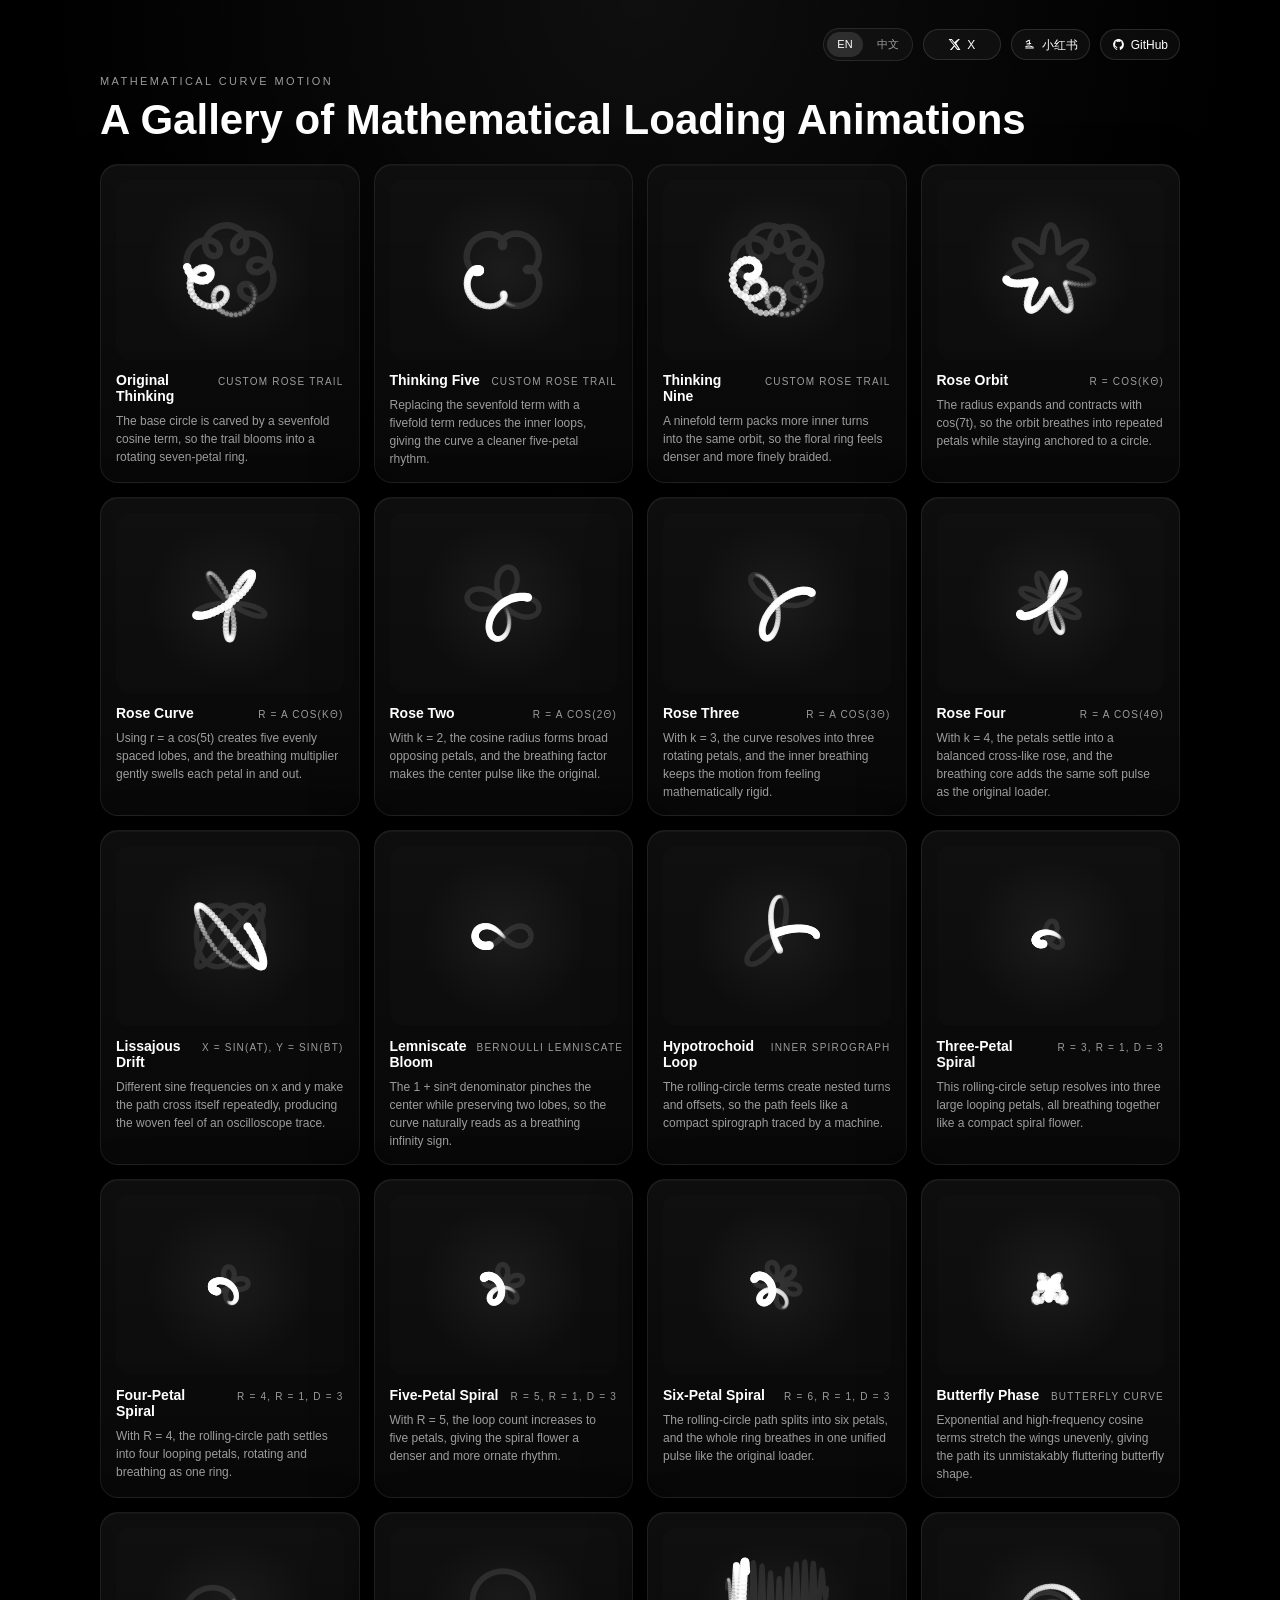
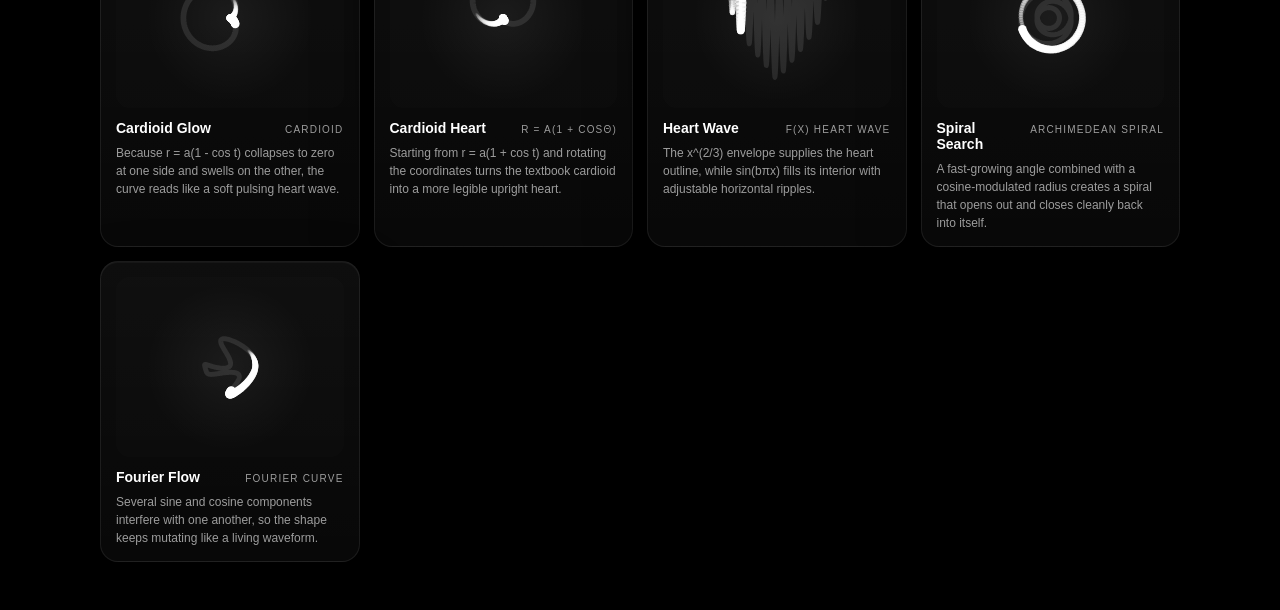
<file: index.html>
<!DOCTYPE html>
<html lang="en">
  <head>
    <meta charset="UTF-8" />
    <meta name="viewport" content="width=device-width, initial-scale=1.0" />
    <title>Math Curve Loaders</title>
    <link rel="stylesheet" href="./style.css" />
  </head>
  <body>
    <main class="page">
      <section class="hero">
        <div class="hero-bar">
          <div class="lang-switch" role="group" aria-label="Language switch">
            <button id="lang-en" class="lang-button is-active" type="button">EN</button>
            <button id="lang-zh" class="lang-button" type="button">中文</button>
          </div>
          <a
            class="repo-link"
            href="https://x.com/xin_pai88825"
            target="_blank"
            rel="noreferrer"
          >
            <svg
              class="repo-link-icon"
              viewBox="0 0 24 24"
              aria-hidden="true"
              fill="currentColor"
            >
              <path
                d="M18.9 2H22l-6.77 7.74L23 22h-6.1l-4.77-6.24L6.67 22H3.56l7.24-8.28L1 2h6.26l4.31 5.7L18.9 2Zm-1.09 18h1.72L6.32 3.9H4.47L17.81 20Z"
              ></path>
            </svg>
            X
          </a>
          <a
            class="repo-link"
            href="https://www.xiaohongshu.com/user/profile/5a2e96aab1da1465364b727b"
            target="_blank"
            rel="noreferrer"
          >
            <svg
              class="repo-link-icon"
              viewBox="0 0 24 24"
              aria-hidden="true"
              fill="none"
              stroke="currentColor"
              stroke-width="1.9"
              stroke-linecap="round"
              stroke-linejoin="round"
            >
              <path d="M6 7.2c2.2-1.8 4.3-2.8 6.3-3.1"></path>
              <path d="M11.4 5.2c.8 2 .9 4.2.1 6.3"></path>
              <path d="M7.4 11.2c2.2-1.1 4.5-1.4 6.8-.9"></path>
              <path d="M5.2 15.6c4.2-1.4 8.7-1 13.6 1.2"></path>
              <path d="M5 18.6h14"></path>
            </svg>
            <span class="repo-link-text">小红书</span>
          </a>
          <a
            class="repo-link"
            href="https://github.com/Paidax01/math-curve-loaders"
            target="_blank"
            rel="noreferrer"
          >
            <svg
              class="repo-link-icon"
              viewBox="0 0 24 24"
              aria-hidden="true"
              fill="currentColor"
            >
              <path
                d="M12 2C6.48 2 2 6.58 2 12.23c0 4.52 2.87 8.36 6.84 9.71.5.1.68-.22.68-.5 0-.24-.01-1.03-.01-1.87-2.78.62-3.37-1.21-3.37-1.21-.46-1.18-1.11-1.5-1.11-1.5-.91-.64.07-.62.07-.62 1 .07 1.53 1.06 1.53 1.06.9 1.58 2.35 1.13 2.92.86.09-.67.35-1.13.63-1.39-2.22-.26-4.55-1.14-4.55-5.07 0-1.12.39-2.03 1.03-2.75-.1-.26-.45-1.31.1-2.73 0 0 .84-.28 2.75 1.05A9.33 9.33 0 0 1 12 6.84c.85 0 1.71.12 2.51.35 1.91-1.33 2.75-1.05 2.75-1.05.55 1.42.2 2.47.1 2.73.64.72 1.03 1.63 1.03 2.75 0 3.94-2.34 4.81-4.57 5.06.36.32.68.95.68 1.92 0 1.39-.01 2.5-.01 2.84 0 .28.18.61.69.5A10.25 10.25 0 0 0 22 12.23C22 6.58 17.52 2 12 2Z"
              ></path>
            </svg>
            GitHub
          </a>
        </div>
        <p id="hero-eyebrow" class="eyebrow">Mathematical Curve Motion</p>
        <h1 id="hero-title">A Gallery of Mathematical Loading Animations</h1>
      </section>

      <section class="showcase">
        <section id="gallery" class="gallery" aria-label="Mathematical curve animation gallery"></section>
      </section>
    </main>

    <div id="viewer-modal" class="viewer-modal" aria-hidden="true">
      <div id="viewer-backdrop" class="viewer-backdrop"></div>
      <section id="viewer" class="viewer" aria-live="polite" role="dialog" aria-modal="true" aria-labelledby="viewer-title">
        <div class="viewer-preview">
          <div class="viewer-stage">
            <svg
              id="viewer-svg"
              class="viewer-svg"
              aria-hidden="true"
              viewBox="0 0 100 100"
              fill="none"
            >
              <g id="viewer-group">
                <path
                  id="viewer-path"
                  stroke="currentColor"
                  stroke-width="5"
                  stroke-linecap="round"
                  stroke-linejoin="round"
                  opacity="0.1"
                ></path>
              </g>
            </svg>
          </div>
          <div class="viewer-copy">
            <p id="viewer-tag" class="viewer-tag"></p>
            <h2 id="viewer-title" class="viewer-title"></h2>
            <p id="viewer-desc" class="viewer-desc"></p>
            <div class="viewer-controls-block">
              <div class="viewer-section-head">
                <p id="viewer-controls-label" class="viewer-code-label">Controls</p>
                <button id="viewer-reset" class="viewer-reset" type="button">Reset</button>
              </div>
              <div id="viewer-controls" class="viewer-controls"></div>
            </div>
          </div>
        </div>

        <aside class="viewer-code-panel">
          <div class="viewer-code-head">
            <p id="viewer-code-label" class="viewer-code-label">Code</p>
            <div class="viewer-actions">
              <button id="viewer-download" class="viewer-close" type="button">Download HTML</button>
              <button id="viewer-copy" class="viewer-close" type="button">Copy</button>
              <button id="viewer-close" class="viewer-close" type="button">Close</button>
            </div>
          </div>
          <pre id="viewer-code" class="viewer-code"><code></code></pre>
          <div class="viewer-formula-block viewer-formula-panel">
            <p id="viewer-formula-label" class="viewer-code-label">Formula</p>
            <pre id="viewer-formula" class="viewer-formula"></pre>
          </div>
        </aside>
      </section>
    </div>

    <script src="./main.js"></script>
  </body>
</html>
</file>
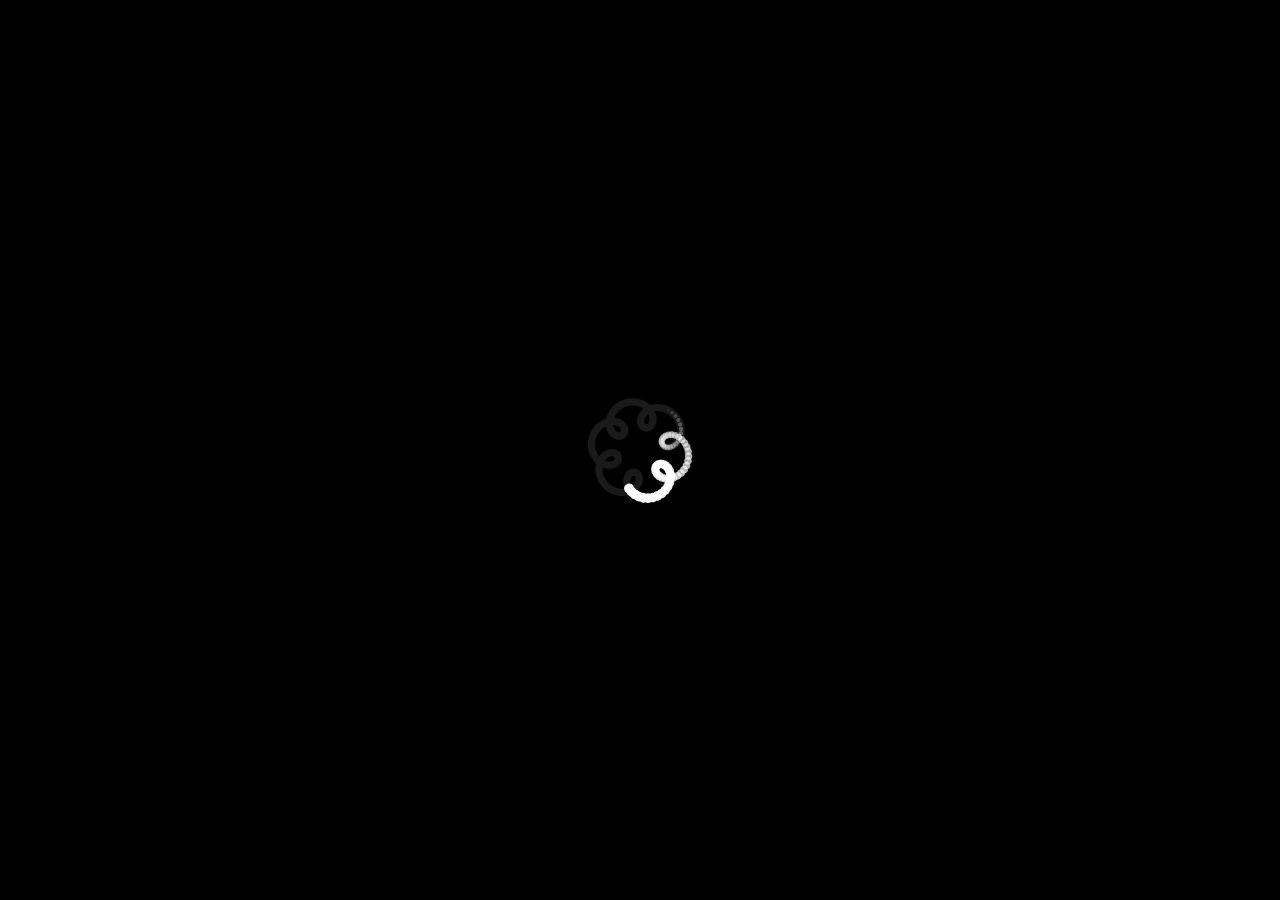
<file: original.html>
<!DOCTYPE html>
<html lang="zh-CN">
  <head>
    <meta charset="UTF-8" />
    <meta name="viewport" content="width=device-width, initial-scale=1.0" />
    <title>Original Thinking Indicator</title>
    <link rel="stylesheet" href="./original.css" />
  </head>
  <body>
    <main class="page">
      <svg
        id="thinking-indicator"
        aria-hidden="true"
        viewBox="0 0 100 100"
        width="132"
        height="132"
        fill="none"
      >
        <g id="rotating-group">
          <path
            id="background-path"
            stroke="currentColor"
            stroke-width="5.5"
            stroke-linecap="round"
            stroke-linejoin="round"
            opacity="0.1"
          ></path>
        </g>
      </svg>
    </main>

    <script src="./original.js"></script>
  </body>
</html>
</file>
<file: style.css>
:root {
  color-scheme: dark;
  --bg: #000;
  --panel: #050505;
  --panel-border: rgba(255, 255, 255, 0.08);
  --text: #fff;
  --muted: rgba(255, 255, 255, 0.6);
}

* {
  box-sizing: border-box;
}

html,
body {
  margin: 0;
  min-height: 100%;
}

body {
  font-family: "SF Pro Display", "PingFang SC", "Helvetica Neue", sans-serif;
  background:
    radial-gradient(circle at 50% 0%, rgba(255, 255, 255, 0.06), transparent 26%),
    #000;
  color: var(--text);
}

.page {
  min-height: 100vh;
  padding: 28px 20px 48px;
}

.hero {
  max-width: 1080px;
  margin: 0 auto 22px;
}

.hero-bar {
  display: flex;
  justify-content: flex-end;
  align-items: center;
  gap: 10px;
  margin-bottom: 14px;
}

.lang-switch {
  display: inline-flex;
  align-items: center;
  gap: 4px;
  padding: 3px;
  border-radius: 999px;
  border: 1px solid rgba(255, 255, 255, 0.1);
  background: rgba(255, 255, 255, 0.03);
}

.lang-button {
  appearance: none;
  border: 0;
  background: transparent;
  color: var(--muted);
  font: inherit;
  font-size: 11px;
  line-height: 1;
  padding: 7px 10px;
  border-radius: 999px;
  cursor: pointer;
}

.lang-button.is-active {
  background: rgba(255, 255, 255, 0.12);
  color: var(--text);
}

.repo-link {
  display: inline-flex;
  align-items: center;
  justify-content: center;
  gap: 6px;
  min-width: 78px;
  padding: 8px 11px;
  border-radius: 999px;
  border: 1px solid rgba(255, 255, 255, 0.12);
  background: rgba(255, 255, 255, 0.04);
  color: var(--text);
  text-decoration: none;
  font-size: 12px;
  line-height: 1;
  transition:
    background 180ms ease,
    border-color 180ms ease,
    transform 180ms ease;
}

.repo-link:hover {
  background: rgba(255, 255, 255, 0.08);
  border-color: rgba(255, 255, 255, 0.2);
  transform: translateY(-1px);
}

.repo-link-icon {
  width: 13px;
  height: 13px;
  flex-shrink: 0;
}

.showcase {
  max-width: 1080px;
  margin: 0 auto;
}

.eyebrow {
  margin: 0 0 10px;
  font-size: 11px;
  letter-spacing: 0.22em;
  text-transform: uppercase;
  color: var(--muted);
}

.hero h1 {
  margin: 0;
  font-size: clamp(24px, 4vw, 42px);
  line-height: 1.08;
  font-weight: 600;
}

.gallery {
  display: grid;
  grid-template-columns: repeat(auto-fit, minmax(220px, 1fr));
  gap: 14px;
}

.curve-card {
  padding: 15px 15px 14px;
  border: 1px solid var(--panel-border);
  border-radius: 18px;
  background:
    linear-gradient(180deg, rgba(255, 255, 255, 0.035), rgba(255, 255, 255, 0.01)),
    var(--panel);
  box-shadow:
    inset 0 1px 0 rgba(255, 255, 255, 0.04),
    0 24px 60px rgba(0, 0, 0, 0.36);
  cursor: pointer;
  transition:
    transform 180ms ease,
    border-color 180ms ease,
    background 180ms ease;
}

.curve-card:hover {
  transform: translateY(-2px);
  border-color: rgba(255, 255, 255, 0.16);
}

.curve-card.is-active {
  border-color: rgba(255, 255, 255, 0.24);
  background:
    linear-gradient(180deg, rgba(255, 255, 255, 0.06), rgba(255, 255, 255, 0.015)),
    var(--panel);
}

.curve-frame {
  min-height: 180px;
  display: grid;
  place-items: center;
  border-radius: 14px;
  background:
    radial-gradient(circle, rgba(255, 255, 255, 0.055), transparent 58%),
    rgba(255, 255, 255, 0.01);
}

.curve-svg {
  width: 118px;
  height: 118px;
  overflow: visible;
  flex-shrink: 0;
}

.curve-meta {
  display: flex;
  align-items: baseline;
  justify-content: space-between;
  gap: 10px;
  margin-top: 12px;
}

.curve-title {
  margin: 0;
  font-size: 14px;
  font-weight: 600;
}

.curve-tag {
  font-size: 10px;
  letter-spacing: 0.12em;
  text-transform: uppercase;
  color: var(--muted);
  white-space: nowrap;
}

.curve-desc {
  margin: 8px 0 0;
  font-size: 12px;
  line-height: 1.5;
  color: var(--muted);
}

.viewer-modal {
  position: fixed;
  inset: 0;
  z-index: 40;
  display: grid;
  place-items: center;
  opacity: 0;
  pointer-events: none;
  visibility: hidden;
  transition: opacity 220ms ease, visibility 0s linear 220ms;
}

.viewer-backdrop {
  position: absolute;
  inset: 0;
  background: rgba(0, 0, 0, 0.74);
  backdrop-filter: blur(10px);
  opacity: 0;
  transition: opacity 260ms ease;
}

.viewer-modal.is-open,
.viewer-modal.is-entering {
  opacity: 1;
  pointer-events: auto;
  visibility: visible;
  transition: opacity 220ms ease, visibility 0s linear 0s;
}

.viewer-modal.is-open .viewer-backdrop,
.viewer-modal.is-entering .viewer-backdrop {
  opacity: 1;
}

.viewer {
  position: relative;
  z-index: 1;
  width: min(1040px, calc(100vw - 32px));
  max-height: calc(100vh - 40px);
  display: grid;
  grid-template-columns: minmax(0, 1fr) minmax(300px, 0.9fr);
  gap: 14px;
  opacity: 0;
  transform-origin: top left;
  transform:
    translate(var(--viewer-translate-x, 0), var(--viewer-translate-y, 0))
    scale(var(--viewer-scale, 0.92));
  transition:
    transform 360ms cubic-bezier(0.2, 0.8, 0.2, 1),
    opacity 220ms ease;
}

.viewer-modal.is-open .viewer {
  opacity: 1;
  transform: translate(0, 0) scale(1);
}

.viewer-preview,
.viewer-code-panel {
  border: 1px solid var(--panel-border);
  border-radius: 20px;
  background:
    linear-gradient(180deg, rgba(255, 255, 255, 0.035), rgba(255, 255, 255, 0.01)),
    var(--panel);
  box-shadow:
    inset 0 1px 0 rgba(255, 255, 255, 0.04),
    0 24px 60px rgba(0, 0, 0, 0.36);
}

.viewer-preview {
  padding: 18px;
  min-width: 0;
}

.viewer-stage {
  min-height: 320px;
  display: grid;
  place-items: center;
  border-radius: 16px;
  background:
    radial-gradient(circle, rgba(255, 255, 255, 0.06), transparent 60%),
    rgba(255, 255, 255, 0.01);
}

.viewer-svg {
  width: min(100%, 250px);
  height: auto;
  aspect-ratio: 1;
  overflow: visible;
  flex-shrink: 0;
}

.viewer-copy {
  margin-top: 14px;
}

.viewer-controls-block,
.viewer-formula-block {
  margin-top: 18px;
}

.viewer-section-head {
  display: flex;
  align-items: center;
  justify-content: space-between;
  gap: 12px;
  margin-bottom: 10px;
}

.viewer-reset {
  appearance: none;
  border: 1px solid rgba(255, 255, 255, 0.12);
  background: rgba(255, 255, 255, 0.03);
  color: var(--text);
  border-radius: 999px;
  padding: 6px 10px;
  font: inherit;
  font-size: 11px;
  cursor: pointer;
}

.viewer-controls {
  display: grid;
  grid-template-columns: repeat(2, minmax(0, 1fr));
  gap: 10px;
}

.viewer-control {
  padding: 10px 12px;
  border-radius: 14px;
  border: 1px solid rgba(255, 255, 255, 0.06);
  background: rgba(255, 255, 255, 0.025);
}

.viewer-control-head {
  display: flex;
  align-items: center;
  justify-content: space-between;
  gap: 10px;
  margin-bottom: 8px;
}

.viewer-control-label {
  font-size: 11px;
  color: var(--muted);
}

.viewer-control-value {
  font-family: "SF Mono", "JetBrains Mono", "Menlo", monospace;
  font-size: 11px;
  color: var(--text);
}

.viewer-control input[type="range"] {
  width: 100%;
  margin: 0;
  accent-color: #ffffff;
  background: transparent;
}

.viewer-tag,
.viewer-code-label {
  margin: 0 0 8px;
  font-size: 11px;
  letter-spacing: 0.18em;
  text-transform: uppercase;
  color: var(--muted);
}

.viewer-title {
  margin: 0;
  font-size: clamp(20px, 2.8vw, 28px);
  line-height: 1.08;
}

.viewer-desc {
  margin: 10px 0 0;
  max-width: 56ch;
  font-size: 13px;
  line-height: 1.6;
  color: var(--muted);
}

.viewer-formula {
  margin: 0;
  padding: 12px 14px;
  border-radius: 14px;
  background: rgba(255, 255, 255, 0.03);
  border: 1px solid rgba(255, 255, 255, 0.06);
  color: #f2f2f2;
  font-family: "SF Mono", "JetBrains Mono", "Menlo", monospace;
  font-size: 11px;
  line-height: 1.6;
  white-space: pre-wrap;
}

.viewer-code-panel {
  padding: 14px;
  min-width: 0;
  overflow: hidden;
}

.viewer-code-head {
  display: flex;
  align-items: center;
  justify-content: space-between;
  gap: 12px;
  margin-bottom: 12px;
}

.viewer-actions {
  display: flex;
  align-items: center;
  gap: 8px;
}

.viewer-close {
  appearance: none;
  border: 1px solid rgba(255, 255, 255, 0.12);
  background: rgba(255, 255, 255, 0.03);
  color: var(--text);
  border-radius: 999px;
  padding: 8px 12px;
  font: inherit;
  cursor: pointer;
}

.viewer-code {
  margin: 0;
  min-height: 200px;
  max-height: calc(100vh - 170px);
  overflow: auto;
  padding: 14px;
  border-radius: 14px;
  background: #020202;
  border: 1px solid rgba(255, 255, 255, 0.06);
  color: #f5f5f5;
  font-family: "SF Mono", "JetBrains Mono", "Menlo", monospace;
  font-size: 11px;
  line-height: 1.6;
  white-space: pre-wrap;
}

@media (max-width: 640px) {
  .page {
    padding: 22px 14px 32px;
  }

  .showcase {
    max-width: 1200px;
  }

  .gallery {
    grid-template-columns: 1fr;
  }

  .viewer {
    width: min(100vw - 24px, 760px);
    max-height: calc(100vh - 24px);
    grid-template-columns: 1fr;
  }

  .viewer-controls {
    grid-template-columns: 1fr;
  }

  .viewer-stage {
    min-height: 240px;
  }

  .curve-frame {
    min-height: 170px;
  }
}
</file>
<file: original.css>
:root {
  color-scheme: dark;
  --bg: #000000;
  --accent: #ffffff;
}

* {
  box-sizing: border-box;
}

html,
body {
  margin: 0;
  min-height: 100%;
}

body {
  background: var(--bg);
  color: var(--accent);
}

.page {
  min-height: 100vh;
  display: grid;
  place-items: center;
  padding: 0;
}

#thinking-indicator {
  overflow: visible;
  flex-shrink: 0;
}
</file>
